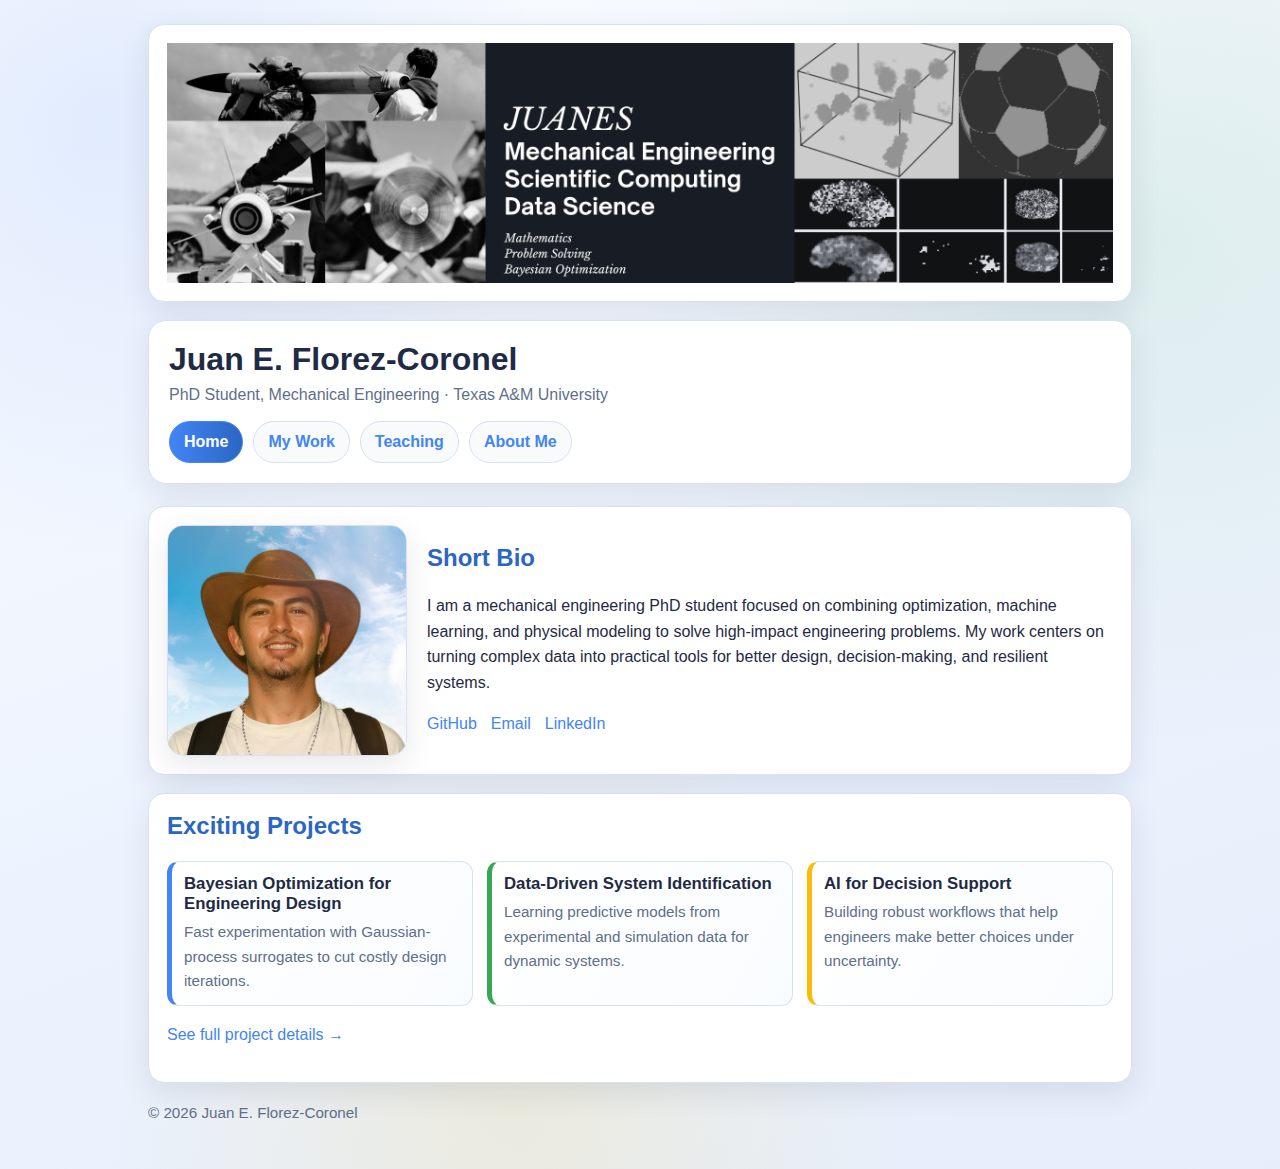
<file: index.html>
<!doctype html>
<html lang="en">
<head>
  <meta charset="utf-8" />
  <meta name="viewport" content="width=device-width, initial-scale=1" />
  <title>Juan E. Florez-Coronel | Home</title>
  <link rel="stylesheet" href="styles.css" />
</head>
<body>
  <main class="site">
    <section class="banner card">
      <img src="Images/banner.png" alt="Website banner image" />
    </section>

    <header>
      <h1 class="brand">Juan E. Florez-Coronel</h1>
      <p class="subtitle">PhD Student, Mechanical Engineering · Texas A&M University</p>
      <nav>
        <a class="active" href="index.html">Home</a>
        <a href="myWork.html">My Work</a>
        <a href="teaching.html">Teaching</a>
        <a href="about.html">About Me</a>
      </nav>
    </header>

    <section class="hero card">
      <img src="Images/personal.png" alt="Portrait of Juan Florez-Coronel" />
      <div>
        <h2>Short Bio</h2>
        <p>
          I am a mechanical engineering PhD student focused on combining optimization,
          machine learning, and physical modeling to solve high-impact engineering problems.
          My work centers on turning complex data into practical tools for better design,
          decision-making, and resilient systems.
        </p>
        <div class="inline-links">
          <a href="https://github.com/juanesfco">GitHub</a>
          <a href="mailto:juan.florez@tamu.edu">Email</a>
          <a href="https://www.linkedin.com/in/jefc/">LinkedIn</a>
        </div>
      </div>
    </section>

    <section class="card">
      <h2>Exciting Projects</h2>
      <div class="grid">
        <article class="project">
          <h3>Bayesian Optimization for Engineering Design</h3>
          <p class="meta">Fast experimentation with Gaussian-process surrogates to cut costly design iterations.</p>
        </article>
        <article class="project">
          <h3>Data-Driven System Identification</h3>
          <p class="meta">Learning predictive models from experimental and simulation data for dynamic systems.</p>
        </article>
        <article class="project">
          <h3>AI for Decision Support</h3>
          <p class="meta">Building robust workflows that help engineers make better choices under uncertainty.</p>
        </article>
      </div>
      <p><a href="myWork.html">See full project details →</a></p>
    </section>

    <footer>
      © <span id="y"></span> Juan E. Florez-Coronel
    </footer>
  </main>

  <script>document.getElementById("y").textContent = new Date().getFullYear();</script>
</body>
</html>
</file>
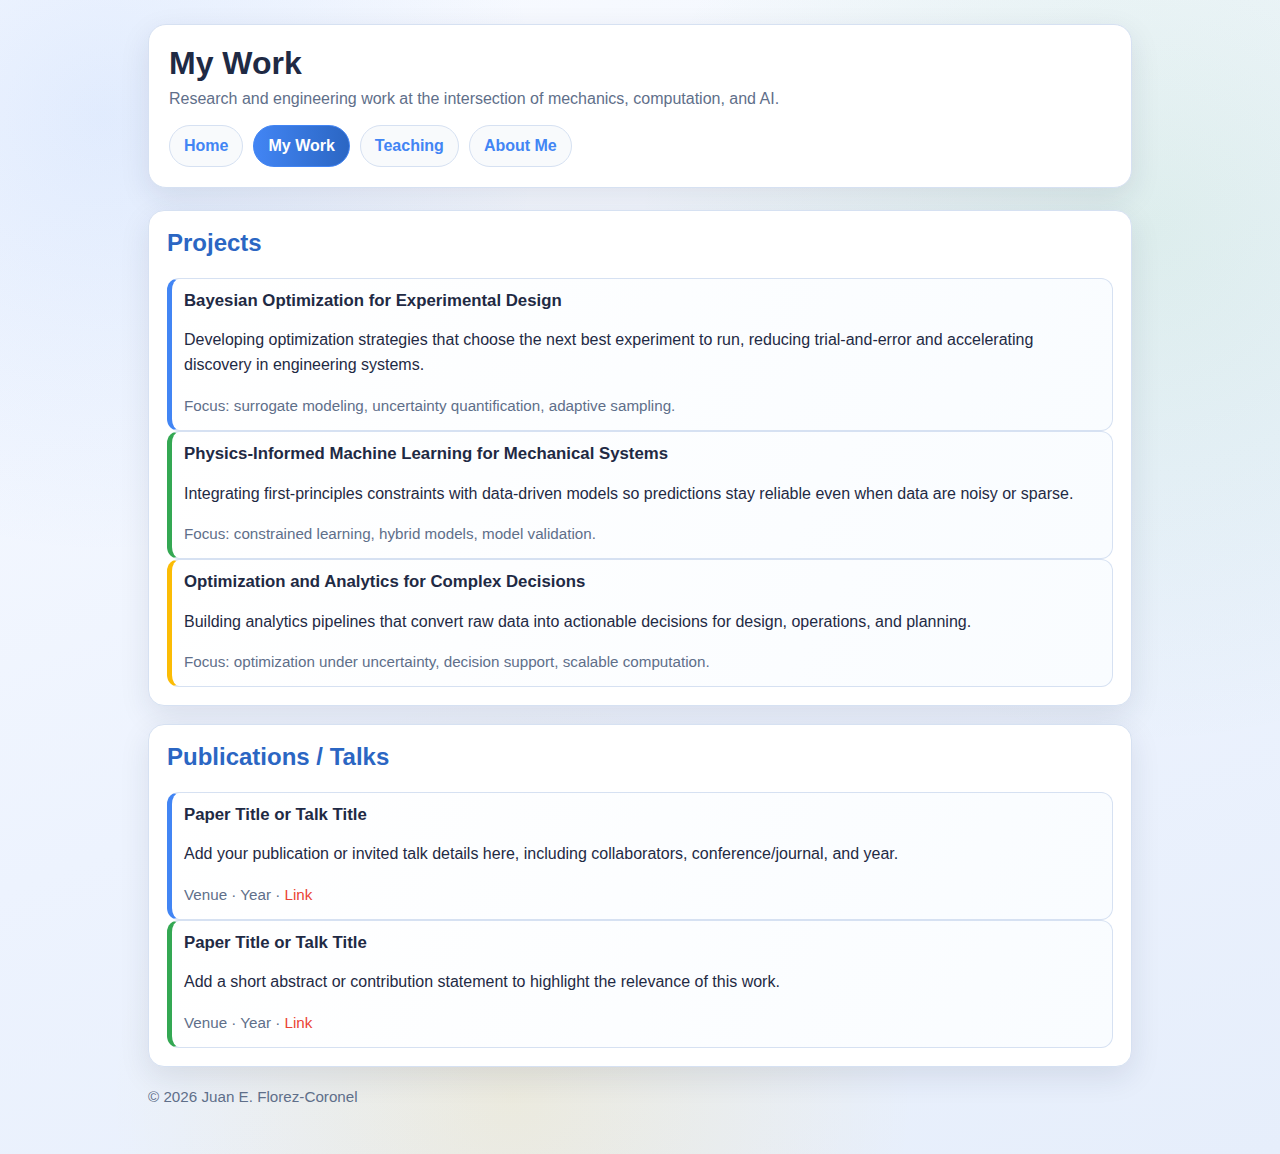
<file: myWork.html>
<!doctype html>
<html lang="en">
<head>
  <meta charset="utf-8" />
  <meta name="viewport" content="width=device-width, initial-scale=1" />
  <link rel="icon" type="image/png" href="Images/ball.png" />
  <link rel="apple-touch-icon" href="Images/ball.png" />
  <title>Juan E. Florez-Coronel | My Work</title>
  <link rel="stylesheet" href="styles.css" />
</head>
<body>
  <main class="site">
    <header>
      <h1 class="brand">My Work</h1>
      <p class="subtitle">Research and engineering work at the intersection of mechanics, computation, and AI.</p>
      <nav>
        <a href="index.html">Home</a>
        <a class="active" href="myWork.html">My Work</a>
        <a href="teaching.html">Teaching</a>
        <a href="about.html">About Me</a>
      </nav>
    </header>

    <section class="card">
      <h2>Projects</h2>
      <article class="project">
        <h3>Bayesian Optimization for Experimental Design</h3>
        <p>
          Developing optimization strategies that choose the next best experiment to run,
          reducing trial-and-error and accelerating discovery in engineering systems.
        </p>
        <p class="meta">Focus: surrogate modeling, uncertainty quantification, adaptive sampling.</p>
      </article>

      <article class="project">
        <h3>Physics-Informed Machine Learning for Mechanical Systems</h3>
        <p>
          Integrating first-principles constraints with data-driven models so predictions stay
          reliable even when data are noisy or sparse.
        </p>
        <p class="meta">Focus: constrained learning, hybrid models, model validation.</p>
      </article>

      <article class="project">
        <h3>Optimization and Analytics for Complex Decisions</h3>
        <p>
          Building analytics pipelines that convert raw data into actionable decisions for
          design, operations, and planning.
        </p>
        <p class="meta">Focus: optimization under uncertainty, decision support, scalable computation.</p>
      </article>
    </section>

    <section class="card">
      <h2>Publications / Talks</h2>
      <article class="project">
        <h3>Paper Title or Talk Title</h3>
        <p>
          Add your publication or invited talk details here, including collaborators,
          conference/journal, and year.
        </p>
        <p class="meta">Venue · Year · <a href="#">Link</a></p>
      </article>
      <article class="project">
        <h3>Paper Title or Talk Title</h3>
        <p>
          Add a short abstract or contribution statement to highlight the relevance of this work.
        </p>
        <p class="meta">Venue · Year · <a href="#">Link</a></p>
      </article>
    </section>

    <footer>
      © <span id="y"></span> Juan E. Florez-Coronel
    </footer>
  </main>

  <script>document.getElementById("y").textContent = new Date().getFullYear();</script>
</body>
</html>
</file>
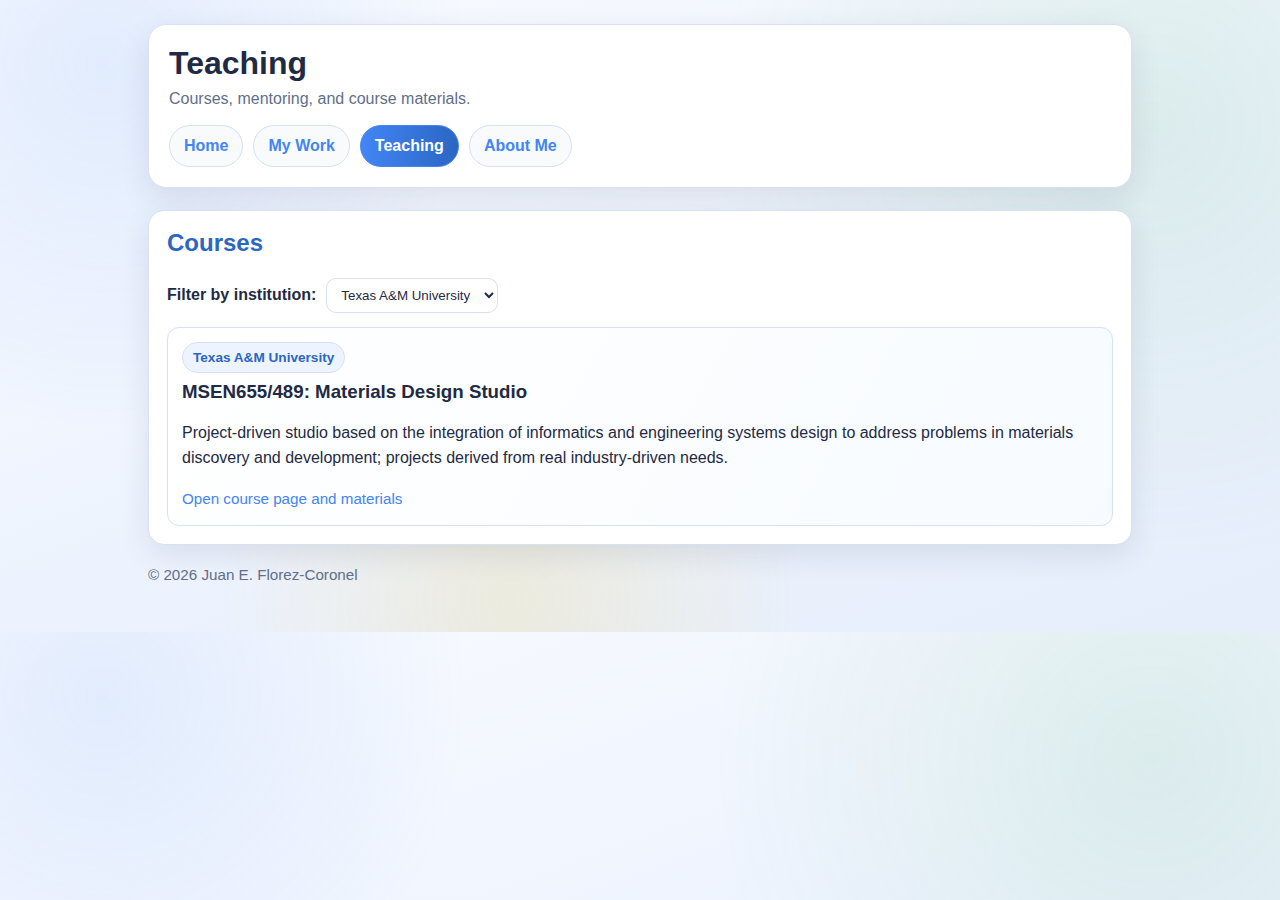
<file: teaching.html>
<!doctype html>
<html lang="en">
<head>
  <meta charset="utf-8" />
  <meta name="viewport" content="width=device-width, initial-scale=1" />
  <link rel="icon" type="image/png" href="Images/ball.png" />
  <link rel="apple-touch-icon" href="Images/ball.png" />
  <title>Juan E. Florez-Coronel | Teaching</title>
  <link rel="stylesheet" href="styles.css" />
</head>
<body>
  <main class="site">
    <header>
      <h1 class="brand">Teaching</h1>
      <p class="subtitle">Courses, mentoring, and course materials.</p>
      <nav>
        <a href="index.html">Home</a>
        <a href="myWork.html">My Work</a>
        <a class="active" href="teaching.html">Teaching</a>
        <a href="about.html">About Me</a>
      </nav>
    </header>

    <section class="card">
      <h2>Courses</h2>
      <div class="filter-row">
        <label for="institutionFilter">Filter by institution:</label>
        <select id="institutionFilter" aria-label="Filter courses by institution">
          <option value="all">All Institutions</option>
          <option value="tamu" selected>Texas A&amp;M University</option>
        </select>
      </div>

      <div class="course-list">
        <article class="course" data-institution="tamu" id="msen655">
          <p class="chip">Texas A&amp;M University</p>
          <h3>MSEN655/489: Materials Design Studio</h3>
          <p>
            Project-driven studio based on the integration of informatics and engineering
            systems design to address problems in materials discovery and development;
            projects derived from real industry-driven needs.
          </p>
          <p class="meta">
            <a href="Pages/Teaching/msen655.html">Open course page and materials</a>
          </p>
        </article>
      </div>

      <p id="noCourses" class="meta hidden">No courses found for this institution yet.</p>
    </section>

    <footer>
      © <span id="y"></span> Juan E. Florez-Coronel
    </footer>
  </main>

  <script>
    document.getElementById("y").textContent = new Date().getFullYear();

    const filterSelect = document.getElementById("institutionFilter");
    const courses = document.querySelectorAll(".course[data-institution]");
    const noCourses = document.getElementById("noCourses");

    function applyInstitutionFilter() {
      const selected = filterSelect.value;
      let shown = 0;

      courses.forEach((course) => {
        const matches = selected === "all" || course.dataset.institution === selected;
        course.classList.toggle("hidden", !matches);
        if (matches) shown += 1;
      });

      noCourses.classList.toggle("hidden", shown !== 0);
    }

    filterSelect.addEventListener("change", applyInstitutionFilter);
    applyInstitutionFilter();
  </script>
</body>
</html>
</file>
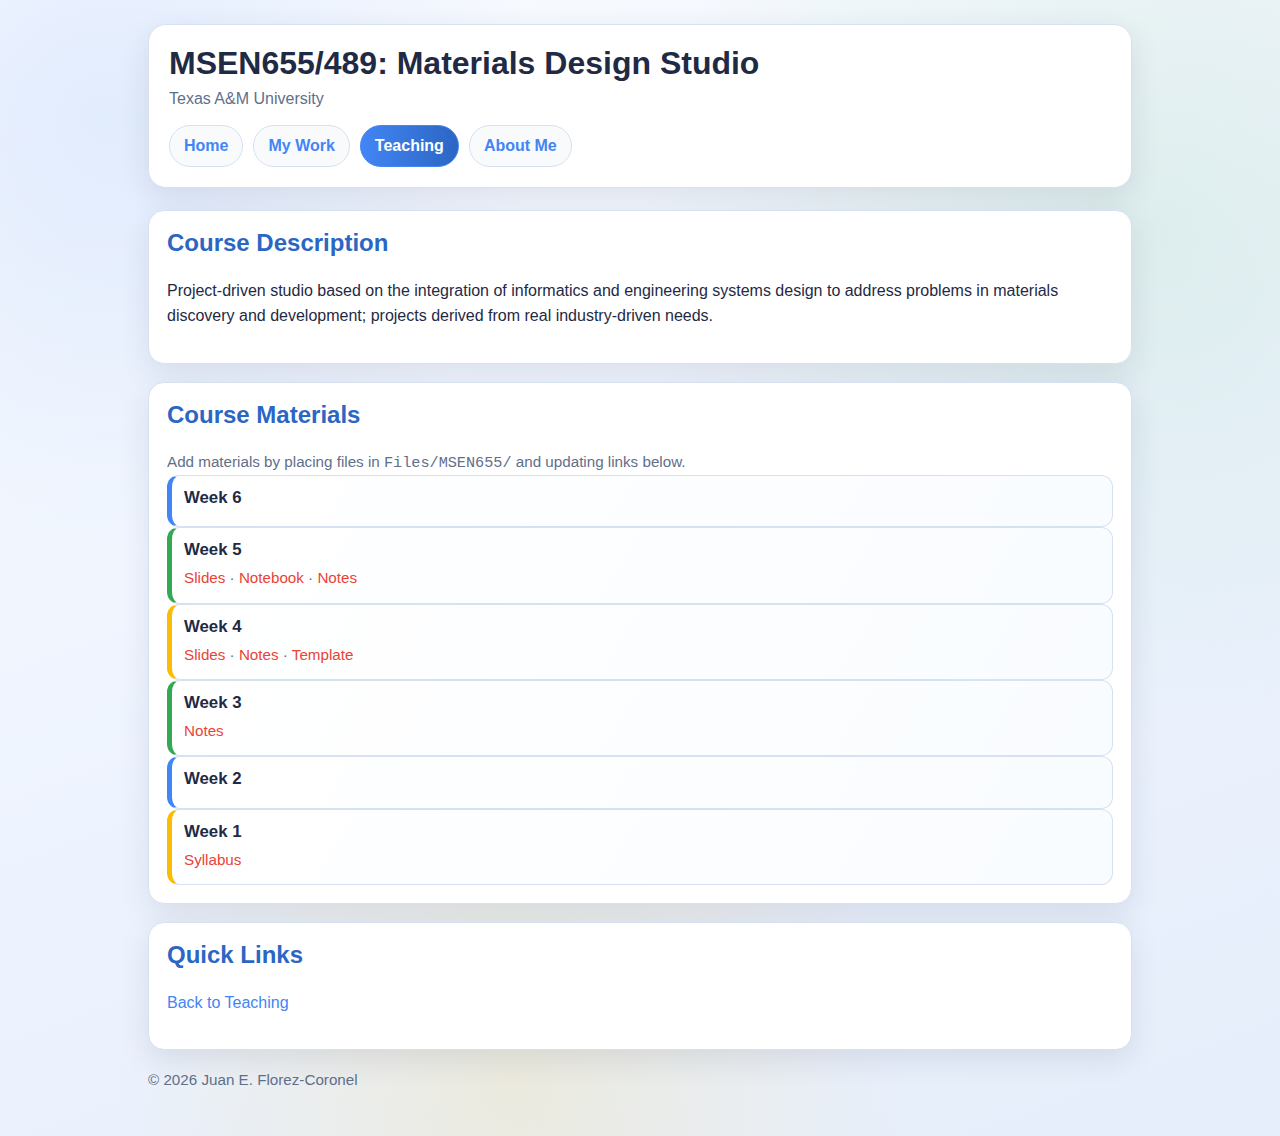
<file: Pages/Teaching/msen655.html>
<!doctype html>
<html lang="en">
<head>
  <meta charset="utf-8" />
  <meta name="viewport" content="width=device-width, initial-scale=1" />
  <link rel="icon" type="image/png" href="../../Images/ball.png" />
  <link rel="apple-touch-icon" href="../../Images/ball.png" />
  <title>MSEN655/489 | Materials Design Studio</title>
  <link rel="stylesheet" href="../../styles.css" />
</head>
<body>
  <main class="site">
    <header>
      <h1 class="brand">MSEN655/489: Materials Design Studio</h1>
      <p class="subtitle">Texas A&amp;M University</p>
      <nav>
        <a href="../../index.html">Home</a>
        <a href="../../myWork.html">My Work</a>
        <a class="active" href="../../teaching.html">Teaching</a>
        <a href="../../about.html">About Me</a>
      </nav>
    </header>

    <section class="card">
      <h2>Course Description</h2>
      <p>
        Project-driven studio based on the integration of informatics and engineering
        systems design to address problems in materials discovery and development;
        projects derived from real industry-driven needs.
      </p>
    </section>

    <section class="card">
      <h2>Course Materials</h2>
      <p class="meta">
        Add materials by placing files in <code>Files/MSEN655/</code>
        and updating links below.
      </p>

      <article class="project">
        <h3>Week 6</h3>
        <p class="meta"></p>
      </article>
      <article class="project">
        <h3>Week 5</h3>
        <p class="meta"><a href="../../Files/MSEN655/MSEN655-Lab5.pdf">Slides</a> · <a href="../../Files/MSEN655/MSEN655_Lab5.ipynb">Notebook</a> · <a href="../../Files/MSEN655/MSEN655_Stage2Preview.pdf">Notes</a></p>
      </article>
      <article class="project">
        <h3>Week 4</h3>
        <p class="meta"><a href="../../Files/MSEN655/MSEN655_Lab04_Github_2026.pdf">Slides</a> · <a href="../../Files/MSEN655/MSEN655_Stage1Readiness.pdf">Notes</a> · <a href="../../Files/MSEN655/MSEN655-Report-Template.zip">Template</a></p>
      </article>
      <article class="project">
        <h3>Week 3</h3>
        <p class="meta"><a href="../../Files/MSEN655/MSEN655_ProjectsIntro.pdf">Notes</a></p>
      </article>
      <article class="project">
        <h3>Week 2</h3>
        <p class="meta"></p>
      </article>
      <article class="project">
        <h3>Week 1</h3>
        <p class="meta"><a href="../../Files/MSEN655/MSEN489_655_syllabus.pdf">Syllabus</a></p>
      </article>
    </section>

    <section class="card">
      <h2>Quick Links</h2>
      <p><a href="../../teaching.html">Back to Teaching</a></p>
    </section>

    <footer>
      © <span id="y"></span> Juan E. Florez-Coronel
    </footer>
  </main>

  <script>document.getElementById("y").textContent = new Date().getFullYear();</script>
</body>
</html>
</file>
<file: styles.css>
:root {
  --bg: #f4f8ff;
  --surface: #ffffff;
  --text: #1f2a44;
  --muted: #5f6f8a;
  --primary: #4285f4;
  --primary-strong: #2b66c3;
  --accent: #34a853;
  --accent-warm: #fbbc05;
  --accent-red: #ea4335;
  --border: #d6e1f2;
  --shadow: 0 10px 30px rgba(31, 42, 68, 0.1);
}

* {
  box-sizing: border-box;
}

body {
  margin: 0;
  font-family: "Segoe UI", Tahoma, Geneva, Verdana, sans-serif;
  color: var(--text);
  background:
    radial-gradient(circle at 8% 10%, rgba(66, 133, 244, 0.12), transparent 28%),
    radial-gradient(circle at 90% 20%, rgba(52, 168, 83, 0.1), transparent 35%),
    radial-gradient(circle at 40% 95%, rgba(251, 188, 5, 0.12), transparent 30%),
    linear-gradient(160deg, #f9fbff 0%, #edf3fe 55%, #e6eefb 100%);
  line-height: 1.6;
}

a {
  color: var(--primary);
  text-decoration: none;
}

a:hover {
  text-decoration: underline;
}

.site {
  max-width: 1020px;
  margin: 0 auto;
  padding: 24px 18px 44px;
}

header {
  background: var(--surface);
  border: 1px solid var(--border);
  border-radius: 18px;
  box-shadow: var(--shadow);
  padding: 20px;
  margin-bottom: 22px;
}

.brand {
  margin: 0;
  font-size: 2rem;
  line-height: 1.15;
}

.subtitle {
  margin: 4px 0 14px;
  color: var(--muted);
}

nav {
  display: flex;
  flex-wrap: wrap;
  gap: 10px;
}

nav a {
  border: 1px solid var(--border);
  background: #f8fafc;
  border-radius: 999px;
  padding: 7px 14px;
  font-weight: 600;
}

nav a.active {
  background: linear-gradient(90deg, var(--primary) 0%, var(--primary-strong) 100%);
  color: #fff;
  border-color: var(--primary);
}

.banner {
  padding: 0;
  overflow: hidden;
}

.banner img {
  width: 100%;
  display: block;
  max-height: 240px;
  object-fit: cover;
}

.hero {
  display: grid;
  grid-template-columns: 240px 1fr;
  gap: 20px;
  align-items: center;
  margin-bottom: 22px;
}

.hero img,
.figure img {
  width: 100%;
  border-radius: 16px;
  border: 1px solid var(--border);
  box-shadow: var(--shadow);
}

.card {
  background: var(--surface);
  border: 1px solid var(--border);
  border-radius: 16px;
  box-shadow: var(--shadow);
  padding: 18px;
  margin: 0 0 18px;
}

.card h2,
.card h3 {
  margin-top: 0;
  line-height: 1.2;
}

.card h2 {
  color: var(--primary-strong);
}

.grid {
  display: grid;
  grid-template-columns: repeat(3, minmax(0, 1fr));
  gap: 14px;
}

.project {
  border: 1px solid var(--border);
  border-left: 5px solid var(--primary);
  border-radius: 12px;
  padding: 12px;
  background: linear-gradient(120deg, #ffffff 0%, #f9fcff 100%);
}

.project:nth-of-type(2n) {
  border-left-color: var(--accent);
}

.project:nth-of-type(3n) {
  border-left-color: var(--accent-warm);
}

.project a {
  color: var(--accent-red);
}

.project h3 {
  margin: 0 0 6px;
  font-size: 1.05rem;
}

.meta {
  margin: 0;
  color: var(--muted);
  font-size: 0.95rem;
}

.inline-links {
  display: flex;
  flex-wrap: wrap;
  gap: 14px;
}

.course {
  border: 1px solid var(--border);
  border-radius: 12px;
  padding: 14px;
  background: linear-gradient(120deg, #ffffff 0%, #f7fbff 100%);
}

.course h3 {
  margin: 0 0 8px;
}

.filter-row {
  display: flex;
  flex-wrap: wrap;
  gap: 10px;
  align-items: center;
  margin-bottom: 14px;
}

.filter-row label {
  font-weight: 600;
}

.filter-row select {
  border: 1px solid var(--border);
  border-radius: 10px;
  padding: 8px 10px;
  background: #fff;
  color: var(--text);
}

.course-list {
  display: grid;
  grid-template-columns: 1fr;
  gap: 12px;
}

.chip {
  display: inline-block;
  margin: 0 0 8px;
  padding: 4px 10px;
  border-radius: 999px;
  border: 1px solid var(--border);
  background: #eef4ff;
  color: var(--primary-strong);
  font-size: 0.85rem;
  font-weight: 600;
}

.materials-grid {
  display: grid;
  grid-template-columns: repeat(2, minmax(0, 1fr));
  gap: 12px;
}

.hidden {
  display: none;
}

.cv-preview {
  width: 100%;
  min-height: 680px;
  border: 1px solid var(--border);
  border-radius: 12px;
  background: #fff;
}

figure {
  margin: 0;
}

figcaption {
  margin-top: 8px;
  color: var(--muted);
  font-size: 0.95rem;
}

footer {
  margin-top: 8px;
  color: var(--muted);
  font-size: 0.95rem;
}

@media (max-width: 820px) {
  .hero {
    grid-template-columns: 1fr;
  }

  .grid {
    grid-template-columns: 1fr;
  }

  .materials-grid {
    grid-template-columns: 1fr;
  }
}
</file>
